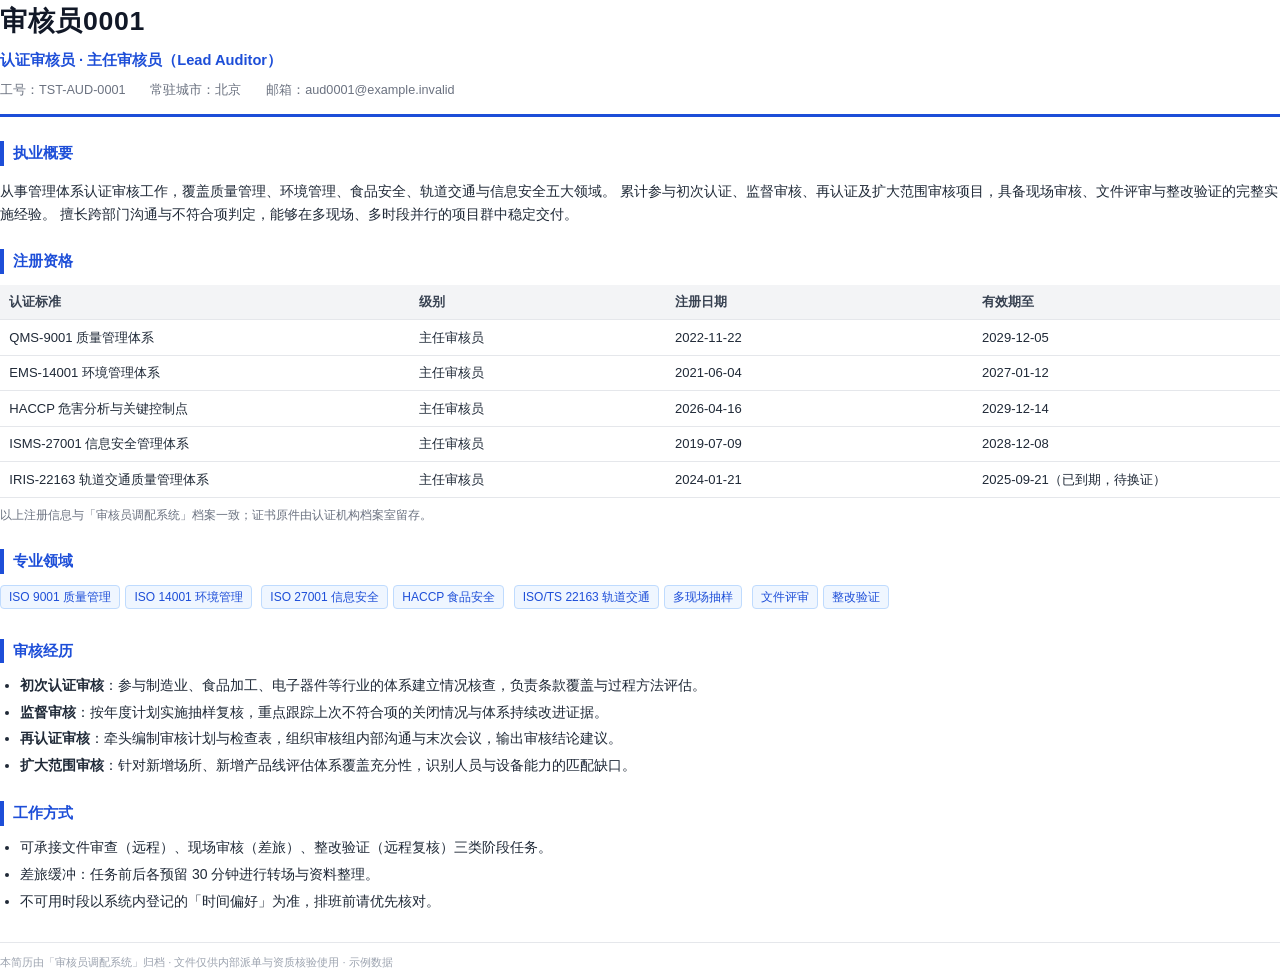
<file: docs/samples/resume-template.html>
<!DOCTYPE html>
<html lang="zh-CN">
<head>
<meta charset="UTF-8">
<title>审核员0001 — 个人简历</title>
<style>
  @page { size: A4; margin: 16mm 15mm; }
  * { box-sizing: border-box; }
  body {
    font-family: "Microsoft YaHei", "PingFang SC", "Noto Sans CJK SC", sans-serif;
    color: #1f2937; font-size: 10.5pt; line-height: 1.62; margin: 0;
  }
  header { border-bottom: 2.5pt solid #1d4ed8; padding-bottom: 10pt; margin-bottom: 16pt; }
  h1 { font-size: 20pt; margin: 0 0 4pt; letter-spacing: .5pt; color: #111827; }
  .role { color: #1d4ed8; font-size: 11pt; font-weight: 600; margin-bottom: 6pt; }
  .meta { color: #6b7280; font-size: 9.5pt; }
  .meta span { margin-right: 16pt; }
  h2 {
    font-size: 11.5pt; margin: 18pt 0 8pt; color: #1d4ed8;
    border-left: 3.5pt solid #1d4ed8; padding-left: 7pt;
  }
  table { width: 100%; border-collapse: collapse; font-size: 9.8pt; }
  th, td { padding: 5pt 7pt; border-bottom: 0.6pt solid #e5e7eb; text-align: left; }
  th { background: #f3f4f6; font-weight: 600; color: #374151; }
  .tag { display: inline-block; background: #eff6ff; color: #1d4ed8; border: 0.6pt solid #bfdbfe;
         border-radius: 3pt; padding: 1pt 6pt; font-size: 9pt; margin: 0 4pt 4pt 0; }
  ul { margin: 4pt 0 0; padding-left: 15pt; }
  li { margin-bottom: 3pt; }
  .note { color: #6b7280; font-size: 9pt; margin-top: 6pt; }
  footer { margin-top: 22pt; padding-top: 8pt; border-top: 0.6pt solid #e5e7eb;
           color: #9ca3af; font-size: 8.5pt; }
</style>
</head>
<body>

<header>
  <h1>审核员0001</h1>
  <div class="role">认证审核员 · 主任审核员（Lead Auditor）</div>
  <div class="meta">
    <span>工号：TST-AUD-0001</span>
    <span>常驻城市：北京</span>
    <span>邮箱：aud0001@example.invalid</span>
  </div>
</header>

<h2>执业概要</h2>
<p>
  从事管理体系认证审核工作，覆盖质量管理、环境管理、食品安全、轨道交通与信息安全五大领域。
  累计参与初次认证、监督审核、再认证及扩大范围审核项目，具备现场审核、文件评审与整改验证的完整实施经验。
  擅长跨部门沟通与不符合项判定，能够在多现场、多时段并行的项目群中稳定交付。
</p>

<h2>注册资格</h2>
<table>
  <thead>
    <tr><th style="width:32%">认证标准</th><th style="width:20%">级别</th><th style="width:24%">注册日期</th><th style="width:24%">有效期至</th></tr>
  </thead>
  <tbody>
    <tr><td>QMS-9001 质量管理体系</td><td>主任审核员</td><td>2022-11-22</td><td>2029-12-05</td></tr>
    <tr><td>EMS-14001 环境管理体系</td><td>主任审核员</td><td>2021-06-04</td><td>2027-01-12</td></tr>
    <tr><td>HACCP 危害分析与关键控制点</td><td>主任审核员</td><td>2026-04-16</td><td>2029-12-14</td></tr>
    <tr><td>ISMS-27001 信息安全管理体系</td><td>主任审核员</td><td>2019-07-09</td><td>2028-12-08</td></tr>
    <tr><td>IRIS-22163 轨道交通质量管理体系</td><td>主任审核员</td><td>2024-01-21</td><td>2025-09-21（已到期，待换证）</td></tr>
  </tbody>
</table>
<p class="note">以上注册信息与「审核员调配系统」档案一致；证书原件由认证机构档案室留存。</p>

<h2>专业领域</h2>
<div>
  <span class="tag">ISO 9001 质量管理</span><span class="tag">ISO 14001 环境管理</span>
  <span class="tag">ISO 27001 信息安全</span><span class="tag">HACCP 食品安全</span>
  <span class="tag">ISO/TS 22163 轨道交通</span><span class="tag">多现场抽样</span>
  <span class="tag">文件评审</span><span class="tag">整改验证</span>
</div>

<h2>审核经历</h2>
<ul>
  <li><strong>初次认证审核</strong>：参与制造业、食品加工、电子器件等行业的体系建立情况核查，负责条款覆盖与过程方法评估。</li>
  <li><strong>监督审核</strong>：按年度计划实施抽样复核，重点跟踪上次不符合项的关闭情况与体系持续改进证据。</li>
  <li><strong>再认证审核</strong>：牵头编制审核计划与检查表，组织审核组内部沟通与末次会议，输出审核结论建议。</li>
  <li><strong>扩大范围审核</strong>：针对新增场所、新增产品线评估体系覆盖充分性，识别人员与设备能力的匹配缺口。</li>
</ul>

<h2>工作方式</h2>
<ul>
  <li>可承接文件审查（远程）、现场审核（差旅）、整改验证（远程复核）三类阶段任务。</li>
  <li>差旅缓冲：任务前后各预留 30 分钟进行转场与资料整理。</li>
  <li>不可用时段以系统内登记的「时间偏好」为准，排班前请优先核对。</li>
</ul>

<footer>
  本简历由「审核员调配系统」归档 · 文件仅供内部派单与资质核验使用 · 示例数据
</footer>

</body>
</html>
</file>
